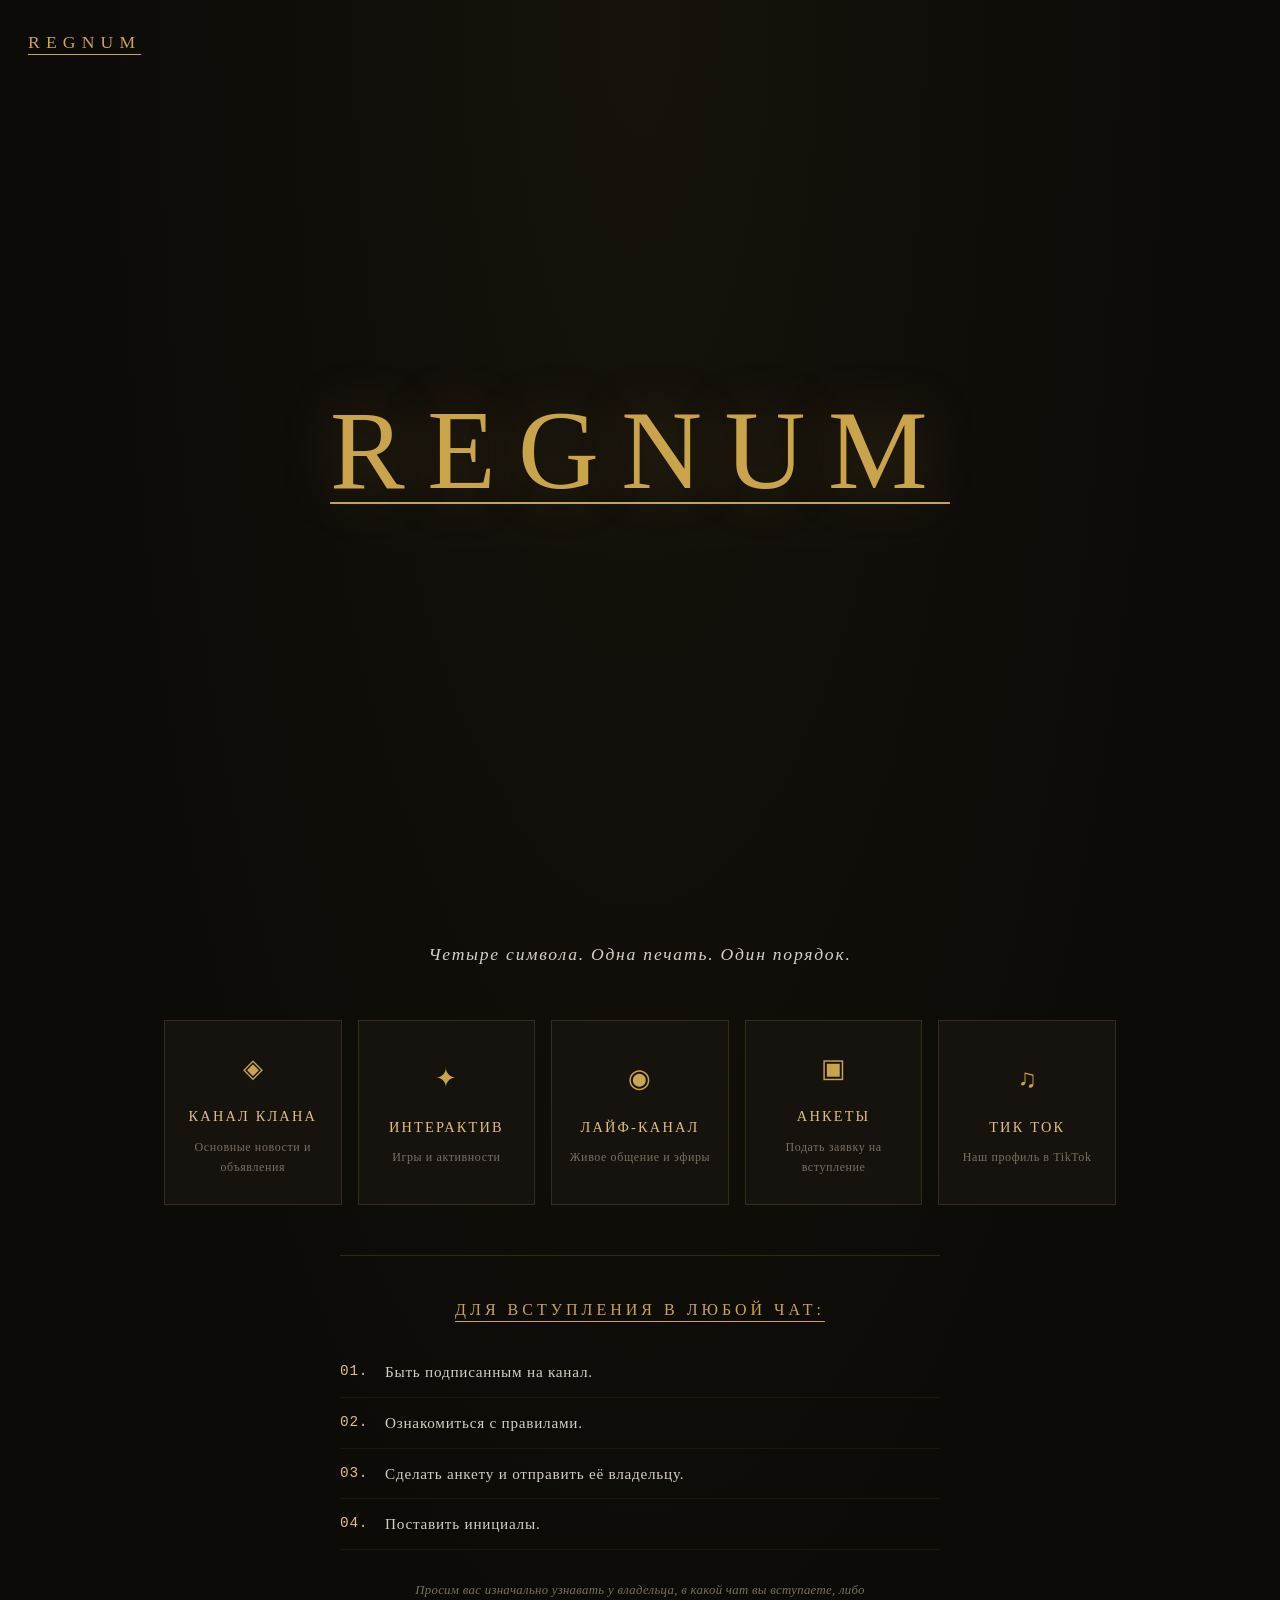
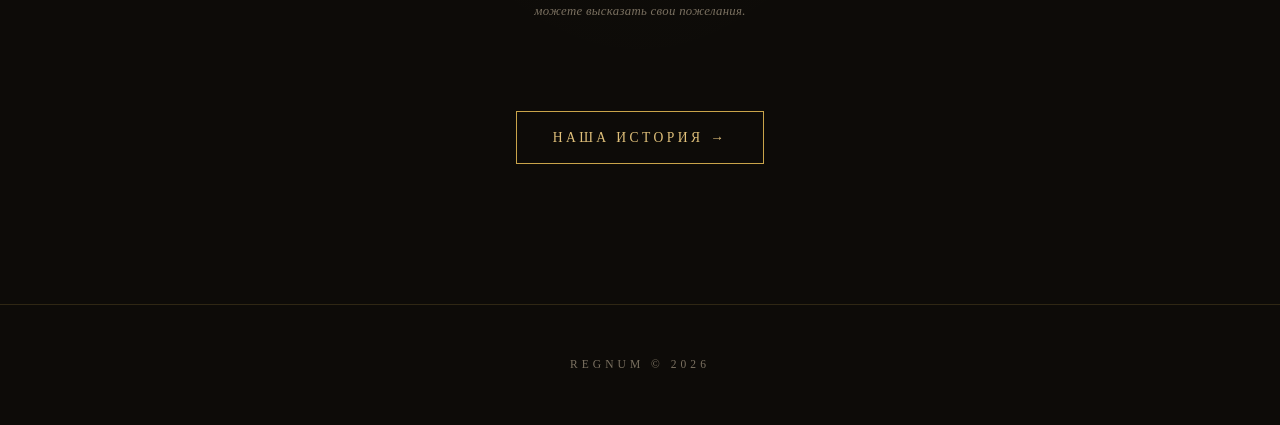
<file: index.html>
<!DOCTYPE html>
<html lang="ru">
<head>
    <meta charset="UTF-8">
    <meta name="viewport" content="width=device-width, initial-scale=1.0">
    <title>REGNUM — Главная</title>
    <link rel="stylesheet" href="style.css">
</head>
<body>

    <button class="menu-toggle" id="menu-toggle">REGNUM</button>

    <aside class="side-nav" id="side-nav">
        <button class="side-close" id="side-close">&times;</button>
        <a href="index.html" class="side-link">Главная</a>
        <a href="history.html" class="side-link">История</a>
        <a href="patent.html" class="side-link">Патент</a>
        <a href="rules.html" class="side-link">Правила</a>
        <a href="chats.html" class="side-link">Чаты</a>
        <a href="contacts.html" class="side-link">Контакты</a>
        <a href="games.html" class="side-link">Игры</a>
    </aside>
    <div class="overlay" id="overlay"></div>

    <header class="hero">
        <h1 class="site-title">REGNUM</h1>
    </header>

    <section class="home-links">
        <p class="home-text">Четыре символа. Одна печать. Один порядок.</p>

        <div class="link-grid">
            <a href="https://t.me/regnumcla" target="_blank" class="link-card">
                <span class="link-icon">◈</span>
                <span class="link-title">Канал клана</span>
                <span class="link-desc">Основные новости и объявления</span>
            </a>
            <a href="https://t.me/regnuminter" target="_blank" class="link-card">
                <span class="link-icon">✦</span>
                <span class="link-title">Интерактив</span>
                <span class="link-desc">Игры и активности</span>
            </a>
            <a href="https://t.me/regnumlife" target="_blank" class="link-card">
                <span class="link-icon">◉</span>
                <span class="link-title">Лайф-канал</span>
                <span class="link-desc">Живое общение и эфиры</span>
            </a>
            <a href="https://t.me/Questionnairesreg" target="_blank" class="link-card">
                <span class="link-icon">▣</span>
                <span class="link-title">Анкеты</span>
                <span class="link-desc">Подать заявку на вступление</span>
            </a>
            <a href="https://www.tiktok.com/@regnum.clan" target="_blank" class="link-card">
                <span class="link-icon">♫</span>
                <span class="link-title">Тик Ток</span>
                <span class="link-desc">Наш профиль в TikTok</span>
            </a>
        </div>

        <div class="join-rules-block">
            <h2 class="join-title">Для вступления в любой чат:</h2>
            <ol class="join-list">
                <li>Быть подписанным на канал.</li>
                <li>Ознакомиться с правилами.</li>
                <li>Сделать анкету и отправить её владельцу.</li>
                <li>Поставить инициалы.</li>
            </ol>
            <p class="join-note">
                Просим вас изначально узнавать у владельца, в какой чат вы вступаете, либо можете высказать свои пожелания.
            </p>
        </div>

        <a href="history.html" class="home-btn">Наша история →</a>
    </section>

    <footer class="footer">
        <p>REGNUM © 2026</p>
    </footer>

    <script src="script.js"></script>
</body>
</html>
</file>
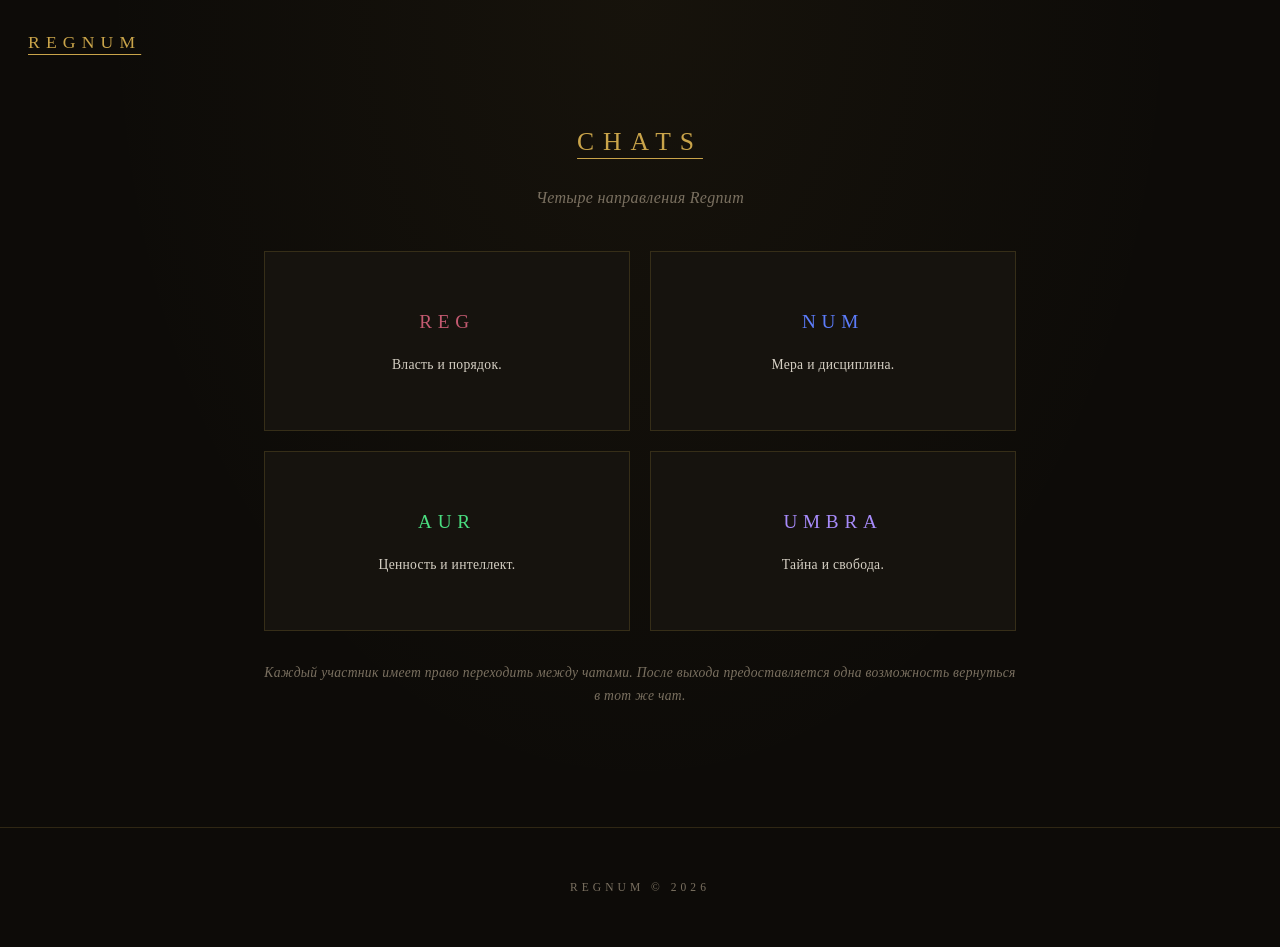
<file: chats.html>
<!DOCTYPE html>
<html lang="ru">
<head>
    <meta charset="UTF-8">
    <meta name="viewport" content="width=device-width, initial-scale=1.0">
    <title>REGNUM — Чаты</title>
    <link rel="stylesheet" href="style.css">
</head>
<body>

    <button class="menu-toggle" id="menu-toggle">REGNUM</button>

    <aside class="side-nav" id="side-nav">
        <button class="side-close" id="side-close">&times;</button>
        <a href="index.html" class="side-link">Главная</a>
        <a href="history.html" class="side-link">История</a>
        <a href="patent.html" class="side-link">Патент</a>
        <a href="rules.html" class="side-link">Правила</a>
        <a href="chats.html" class="side-link">Чаты</a>
        <a href="contacts.html" class="side-link">Контакты</a>
        <a href="games.html" class="side-link">Игры</a>
    </aside>
    <div class="overlay" id="overlay"></div>

    <section class="chats-section">
        <h1 class="page-title">CHATS</h1>
        <p class="chats-intro">Четыре направления Regnum</p>

        <div class="chat-grid">
            <a href="https://t.me/+DYezi005A2NmMzMy" target="_blank" class="chat-card chat-reg">
                <h3>REG</h3>
                <p>Власть и порядок.</p>
            </a>
            <a href="https://t.me/+6vrxzZwRAp9mNDFi" target="_blank" class="chat-card chat-num">
                <h3>NUM</h3>
                <p>Мера и дисциплина.</p>
            </a>
            <a href="https://t.me/+k4f2TUGiqJNiYTcy" target="_blank" class="chat-card chat-aur">
                <h3>AUR</h3>
                <p>Ценность и интеллект.</p>
            </a>
            <a href="https://t.me/+1pfdkBGcGIxjZjk6" target="_blank" class="chat-card chat-umbra">
                <h3>UMBRA</h3>
                <p>Тайна и свобода.</p>
            </a>
        </div>

        <p class="chats-note">Каждый участник имеет право переходить между чатами. После выхода предоставляется одна возможность вернуться в тот же чат.</p>
    </section>

    <footer class="footer">
        <p>REGNUM © 2026</p>
    </footer>

    <script src="script.js"></script>
</body>
</html>
    </footer>

    <script src="script.js"></script>
</body>
</html>
</file>
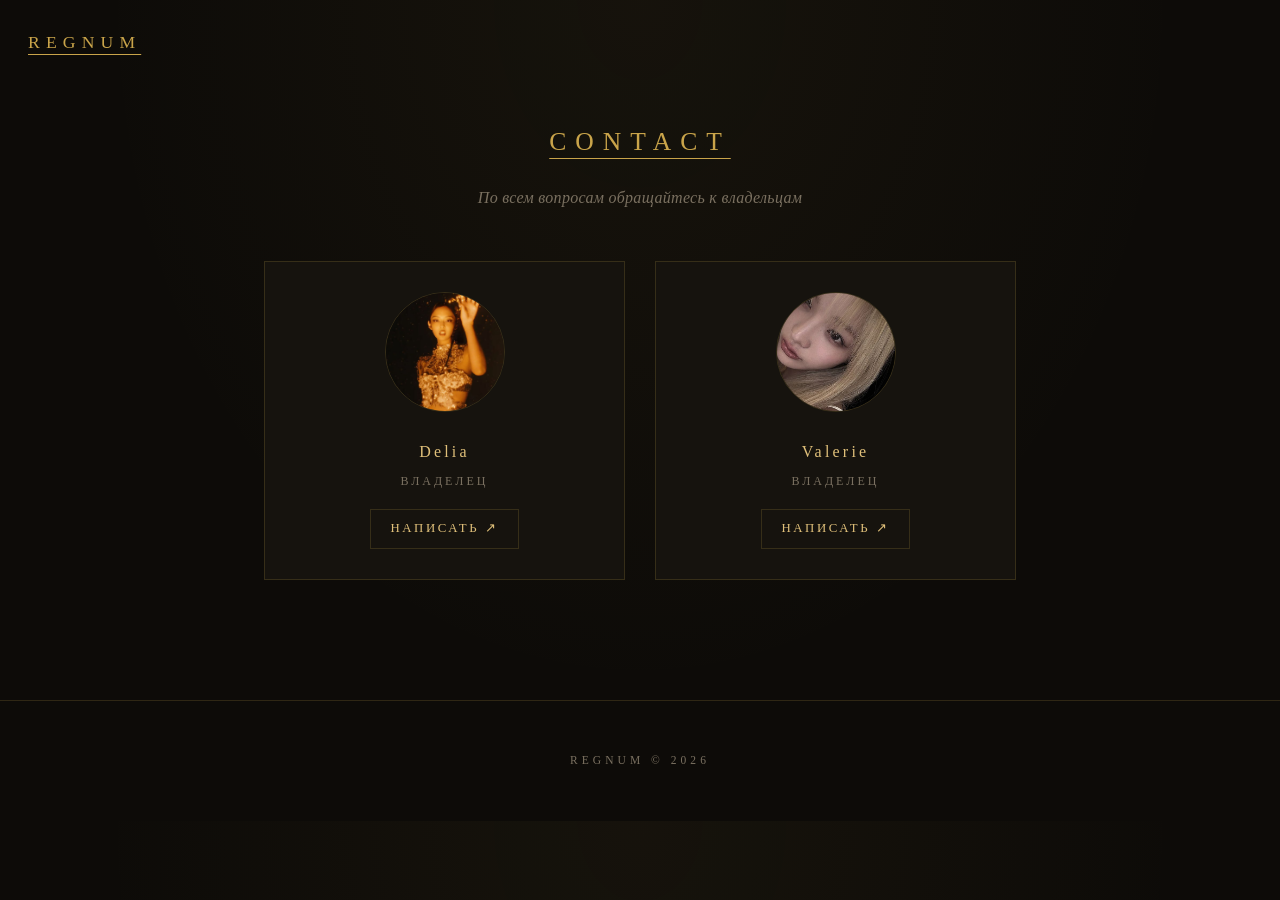
<file: contacts.html>
<!DOCTYPE html>
<html lang="ru">
<head>
    <meta charset="UTF-8">
    <meta name="viewport" content="width=device-width, initial-scale=1.0">
    <title>REGNUM — Контакты</title>
    <link rel="stylesheet" href="style.css">
</head>
<body>

    <button class="menu-toggle" id="menu-toggle">REGNUM</button>

    <aside class="side-nav" id="side-nav">
        <button class="side-close" id="side-close">&times;</button>
        <a href="index.html" class="side-link">Главная</a>
        <a href="history.html" class="side-link">История</a>
        <a href="patent.html" class="side-link">Патент</a>
        <a href="rules.html" class="side-link">Правила</a>
        <a href="chats.html" class="side-link">Чаты</a>
        <a href="contacts.html" class="side-link">Контакты</a>
        <a href="games.html" class="side-link">Игры</a>
    </aside>
    <div class="overlay" id="overlay"></div>

    <section class="contacts-section">
        <h1 class="page-title">CONTACT</h1>
        <p class="contacts-intro">По всем вопросам обращайтесь к владельцам</p>

        <div class="owners-grid">
            <div class="owner-card">
                <img src="images/owner1.jpg" alt="Владелец 1" class="owner-photo">
                <h3 class="owner-name">Delia</h3>
                <p class="owner-role">Владелец</p>
                <a href="https://t.me/delliaP" target="_blank" class="owner-link">Написать ↗</a>
            </div>
            <div class="owner-card">
                <img src="images/owner2.jpg" alt="Владелец 2" class="owner-photo">
                <h3 class="owner-name">Valerie</h3>
                <p class="owner-role">Владелец</p>
                <a href="#" class="owner-link">Написать ↗</a>
            </div>
        </div>
    </section>

    <footer class="footer">
        <p>REGNUM © 2026</p>
    </footer>

    <script src="script.js"></script>
</body>
</html>
</file>
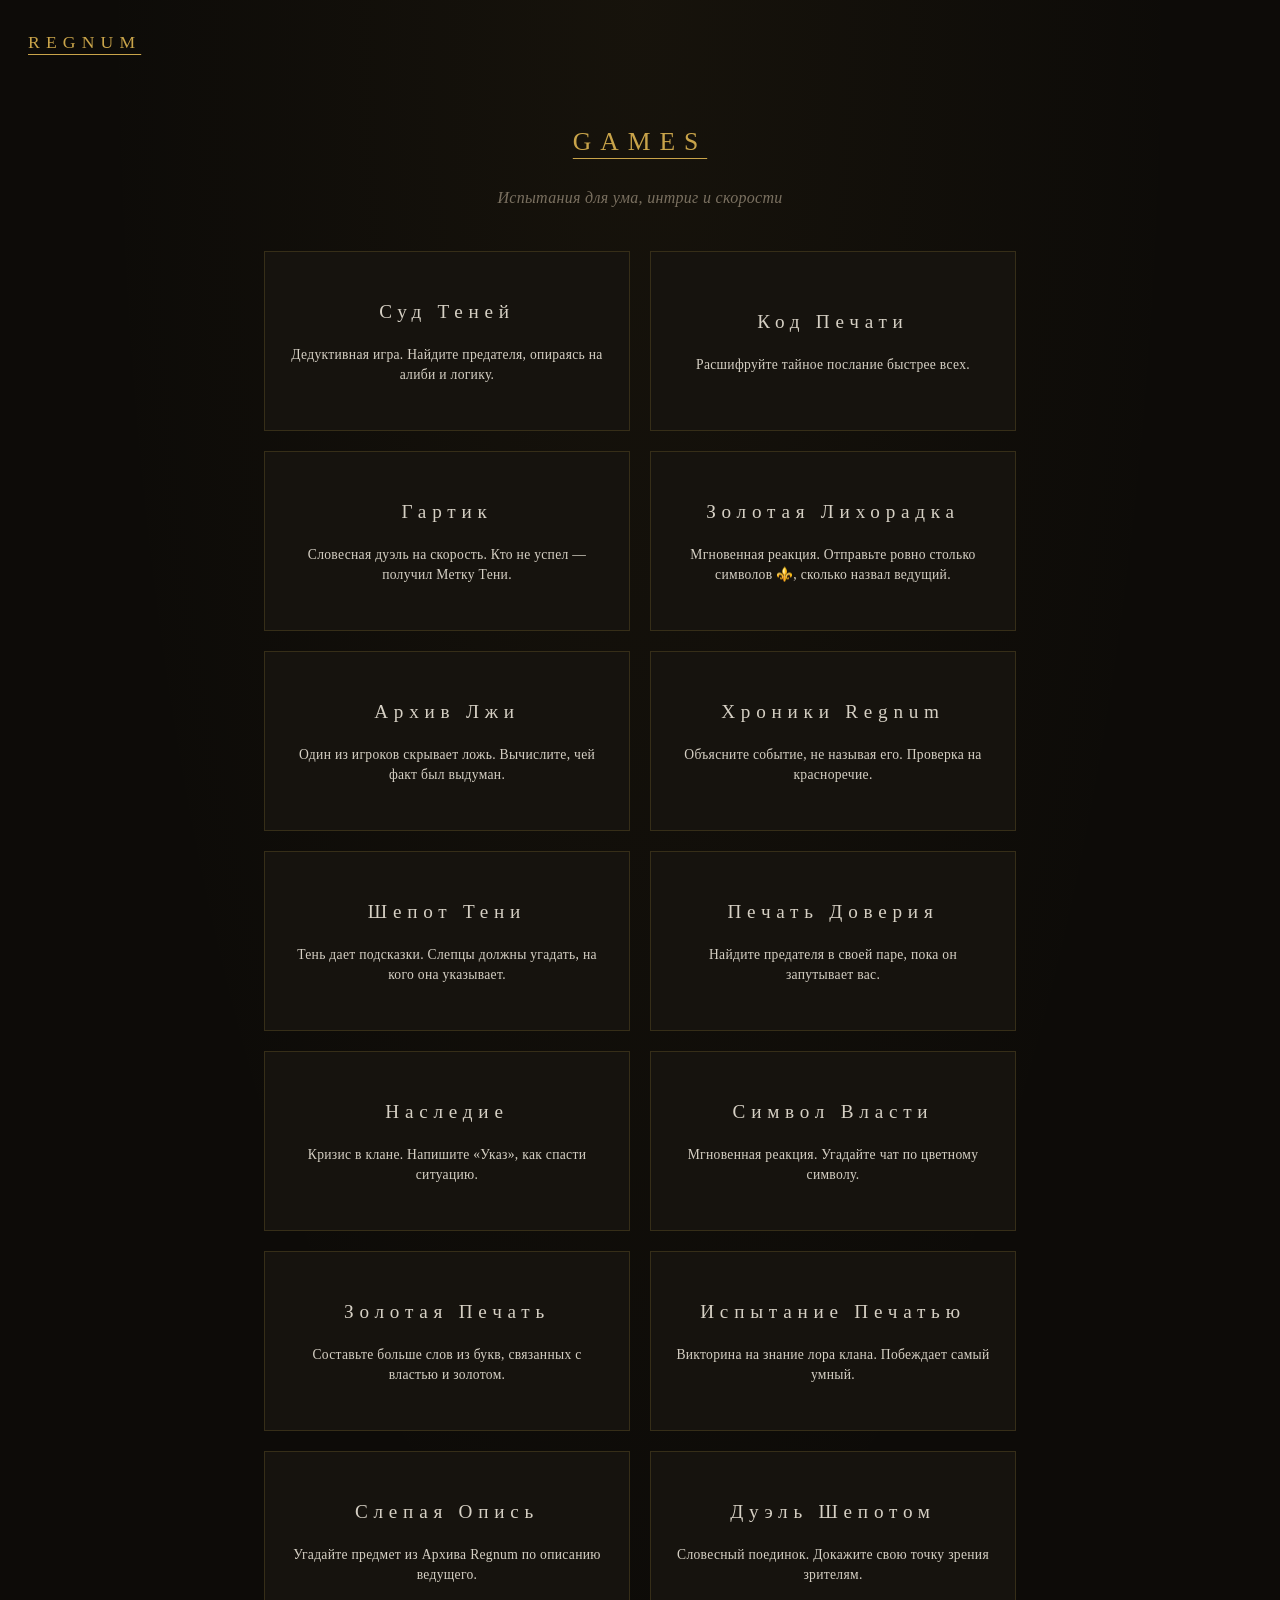
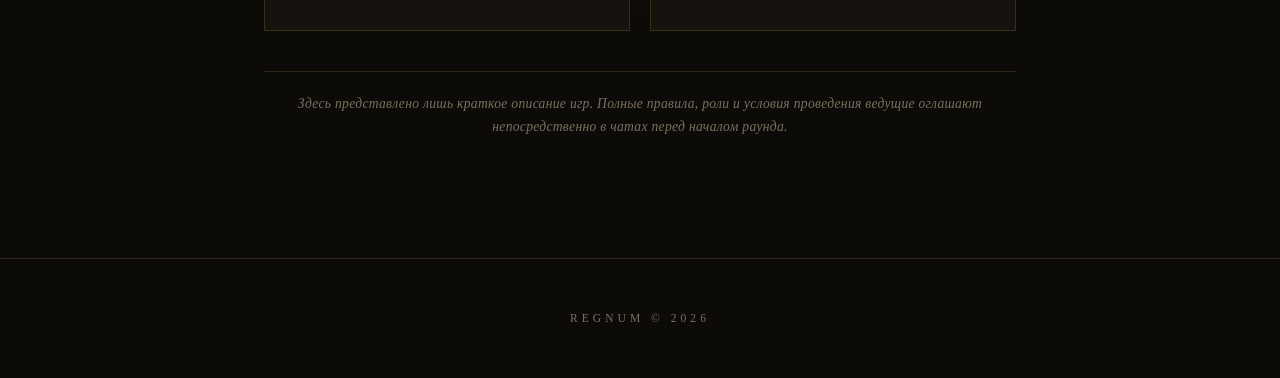
<file: games.html>
<!DOCTYPE html>
<html lang="ru">
<head>
    <meta charset="UTF-8">
    <meta name="viewport" content="width=device-width, initial-scale=1.0">
    <title>REGNUM — Игры</title>
    <link rel="stylesheet" href="style.css">
</head>
<body>

    <button class="menu-toggle" id="menu-toggle">REGNUM</button>

    <aside class="side-nav" id="side-nav">
        <button class="side-close" id="side-close">&times;</button>
        <a href="index.html" class="side-link">Главная</a>
        <a href="history.html" class="side-link">История</a>
        <a href="patent.html" class="side-link">Патент</a>
        <a href="rules.html" class="side-link">Правила</a>
        <a href="chats.html" class="side-link">Чаты</a>
        <a href="contacts.html" class="side-link">Контакты</a>
        <a href="games.html" class="side-link">Игры</a>
    </aside>
    <div class="overlay" id="overlay"></div>

    <section class="chats-section">
        <h1 class="page-title">GAMES</h1>
        <p class="chats-intro">Испытания для ума, интриг и скорости</p>

        <div class="chat-grid">
            
            <!-- 1 -->
            <div class="chat-card">
                <h3>Суд Теней</h3>
                <p>Дедуктивная игра. Найдите предателя, опираясь на алиби и логику.</p>
            </div>

            <!-- 2 -->
            <div class="chat-card">
                <h3>Код Печати</h3>
                <p>Расшифруйте тайное послание быстрее всех.</p>
            </div>

            <!-- 3 -->
            <div class="chat-card">
                <h3>Гартик</h3>
                <p>Словесная дуэль на скорость. Кто не успел — получил Метку Тени.</p>
            </div>

            <!-- 4 -->
            <div class="chat-card">
                <h3>Золотая Лихорадка</h3>
                <p>Мгновенная реакция. Отправьте ровно столько символов ⚜️, сколько назвал ведущий.</p>
            </div>

            <!-- 5 -->
            <div class="chat-card">
                <h3>Архив Лжи</h3>
                <p>Один из игроков скрывает ложь. Вычислите, чей факт был выдуман.</p>
            </div>

            <!-- 6 -->
            <div class="chat-card">
                <h3>Хроники Regnum</h3>
                <p>Объясните событие, не называя его. Проверка на красноречие.</p>
            </div>

            <!-- 7 -->
            <div class="chat-card">
                <h3>Шепот Тени</h3>
                <p>Тень дает подсказки. Слепцы должны угадать, на кого она указывает.</p>
            </div>

            <!-- 8 -->
            <div class="chat-card">
                <h3>Печать Доверия</h3>
                <p>Найдите предателя в своей паре, пока он запутывает вас.</p>
            </div>

            <!-- 9 -->
            <div class="chat-card">
                <h3>Наследие</h3>
                <p>Кризис в клане. Напишите «Указ», как спасти ситуацию.</p>
            </div>

            <!-- 10 -->
            <div class="chat-card">
                <h3>Символ Власти</h3>
                <p>Мгновенная реакция. Угадайте чат по цветному символу.</p>
            </div>

            <!-- 11 -->
            <div class="chat-card">
                <h3>Золотая Печать</h3>
                <p>Составьте больше слов из букв, связанных с властью и золотом.</p>
            </div>

            <!-- 12 -->
            <div class="chat-card">
                <h3>Испытание Печатью</h3>
                <p>Викторина на знание лора клана. Побеждает самый умный.</p>
            </div>

            <!-- 13 -->
            <div class="chat-card">
                <h3>Слепая Опись</h3>
                <p>Угадайте предмет из Архива Regnum по описанию ведущего.</p>
            </div>

            <!-- 14 -->
            <div class="chat-card">
                <h3>Дуэль Шепотом</h3>
                <p>Словесный поединок. Докажите свою точку зрения зрителям.</p>
            </div>

        </div>

        <!-- СНОСКА О ПРАВИЛАХ -->
        <p class="chats-note" style="margin-top: 40px; border-top: 1px solid var(--line); padding-top: 20px;">
            <em>Здесь представлено лишь краткое описание игр. Полные правила, роли и условия проведения ведущие оглашают непосредственно в чатах перед началом раунда.</em>
        </p>

    </section>

    <footer class="footer">
        <p>REGNUM © 2026</p>
    </footer>

    <script src="script.js"></script>
</body>
</html>
</file>
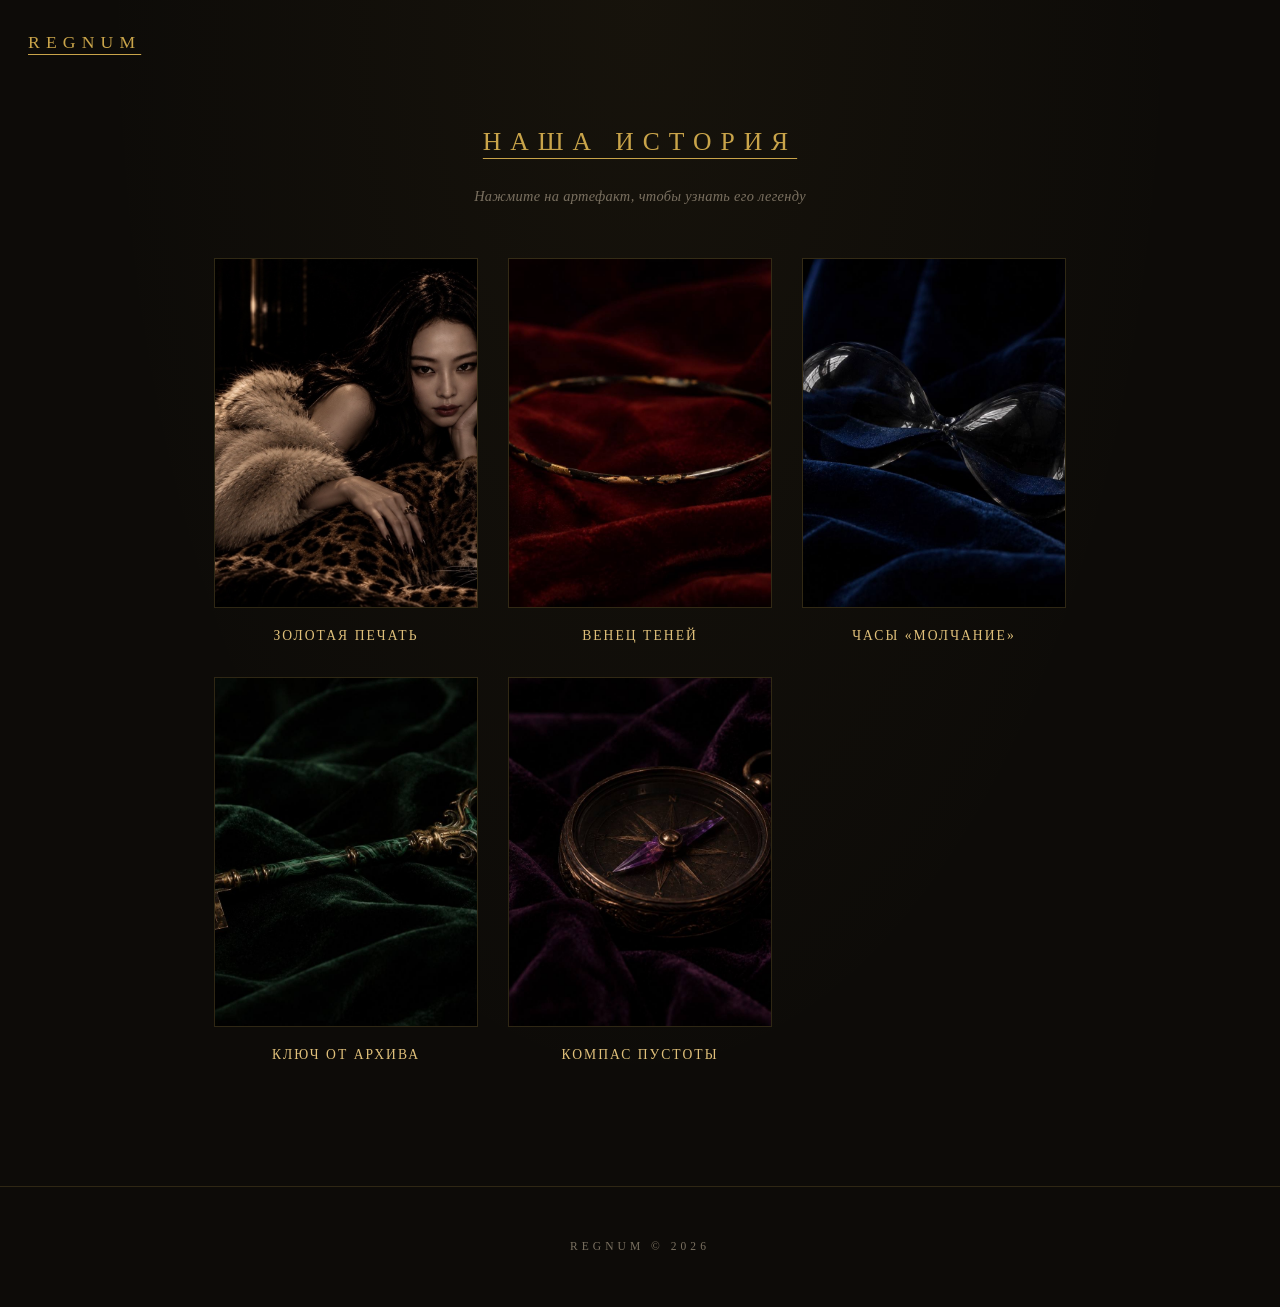
<file: history.html>
<!DOCTYPE html>
<html lang="ru">
<head>
    <meta charset="UTF-8">
    <meta name="viewport" content="width=device-width, initial-scale=1.0">
    <title>REGNUM — История</title>
    <link rel="stylesheet" href="style.css">
</head>
<body>

    <button class="menu-toggle" id="menu-toggle">REGNUM</button>

    <aside class="side-nav" id="side-nav">
        <button class="side-close" id="side-close">&times;</button>
        <a href="index.html" class="side-link">Главная</a>
        <a href="history.html" class="side-link">История</a>
        <a href="patent.html" class="side-link">Патент</a>
        <a href="rules.html" class="side-link">Правила</a>
        <a href="chats.html" class="side-link">Чаты</a>
        <a href="contacts.html" class="side-link">Контакты</a>
        <a href="games.html" class="side-link">Игры</a>
    </aside>
    <div class="overlay" id="overlay"></div>

    <section class="history-hero">
        <h1 class="page-title">Наша история</h1>
        <p class="page-sub">Нажмите на артефакт, чтобы узнать его легенду</p>

        <!-- СЕТКА С 5 АРТЕФАКТАМИ -->
        <div class="photo-grid">
            
            <div class="photo-item" data-story="story1">
                <img src="images/photo2.jpg" alt="Золотая Печать">
                <span class="photo-caption">Золотая Печать</span>
            </div>

            <div class="photo-item" data-story="story2">
                <img src="images/photo3.jpg" alt="Венец Теней">
                <span class="photo-caption">Венец Теней</span>
            </div>

            <div class="photo-item" data-story="story3">
                <img src="images/photo4.jpg" alt="Часы Молчание">
                <span class="photo-caption">Часы «Молчание»</span>
            </div>

            <div class="photo-item" data-story="story4">
                <img src="images/photo5.jpg" alt="Ключ от Архива">
                <span class="photo-caption">Ключ от Архива</span>
            </div>

            <div class="photo-item" data-story="story5">
                <img src="images/photo6.jpg" alt="Компас Пустоты">
                <span class="photo-caption">Компас Пустоты</span>
            </div>

        </div>
    </section>

    <!-- МОДАЛЬНОЕ ОКНО ДЛЯ ИСТОРИЙ -->
    <div class="modal" id="story-modal">
        <div class="modal-box">
            <button class="modal-close">&times;</button>
            <h3 id="modal-title"></h3>
            <p id="modal-text"></p>
        </div>
    </div>

    <footer class="footer">
        <p>REGNUM © 2026</p>
    </footer>

    <script src="script.js"></script>
</body>
</html>
</file>
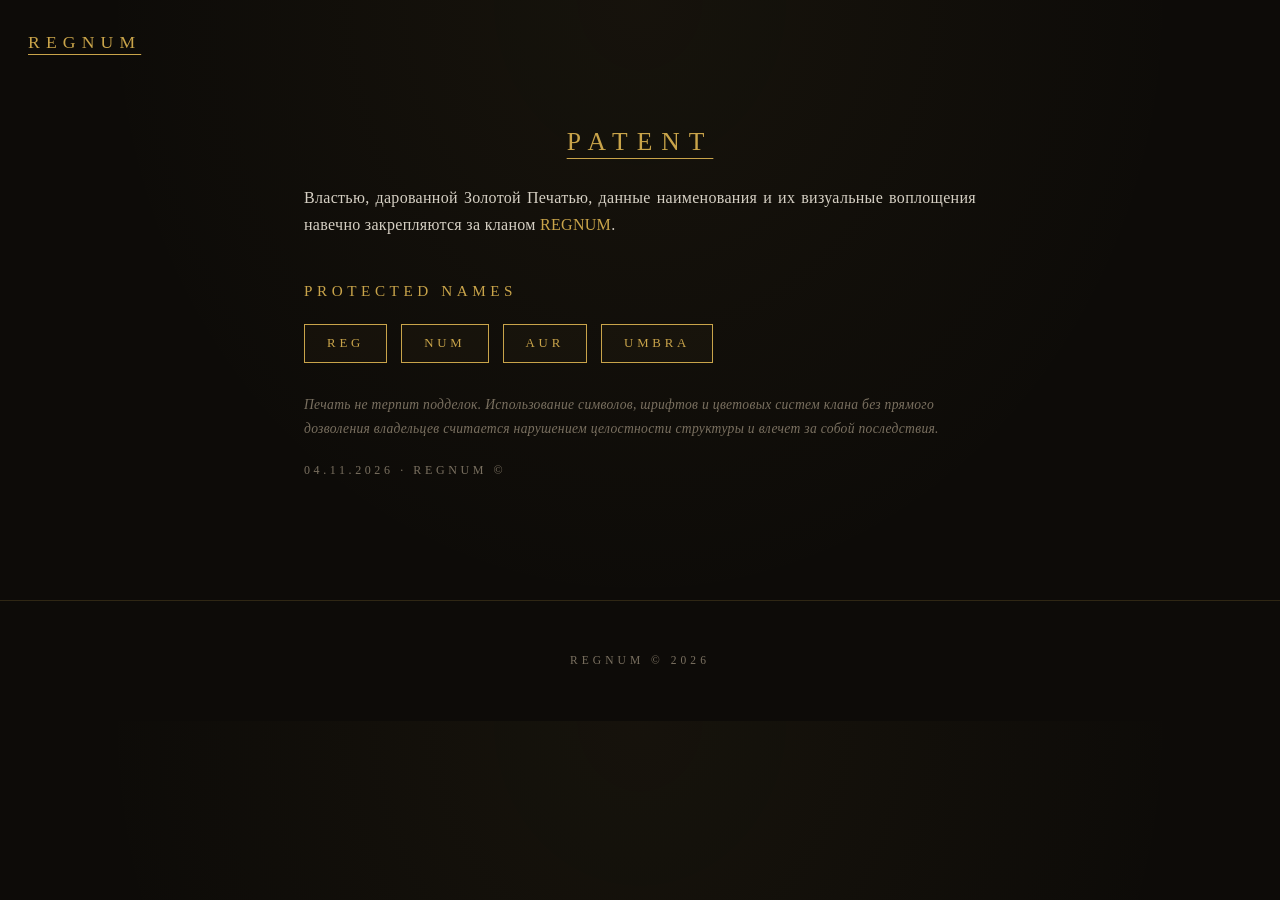
<file: patent.html>
<!DOCTYPE html>
<html lang="ru">
<head>
    <meta charset="UTF-8">
    <meta name="viewport" content="width=device-width, initial-scale=1.0">
    <title>REGNUM — Патент</title>
    <link rel="stylesheet" href="style.css">
</head>
<body>

    <button class="menu-toggle" id="menu-toggle">REGNUM</button>

    <aside class="side-nav" id="side-nav">
        <button class="side-close" id="side-close">&times;</button>
        <a href="index.html" class="side-link">Главная</a>
        <a href="history.html" class="side-link">История</a>
        <a href="patent.html" class="side-link">Патент</a>
        <a href="rules.html" class="side-link">Правила</a>
        <a href="chats.html" class="side-link">Чаты</a>
        <a href="contacts.html" class="side-link">Контакты</a>
        <a href="games.html" class="side-link">Игры</a>
    </aside>
    <div class="overlay" id="overlay"></div>

    <section class="patent-section">
        <h1 class="page-title">PATENT</h1>
        
        <p class="patent-text">Властью, дарованной Золотой Печатью, данные наименования и их визуальные воплощения навечно закрепляются за кланом <strong>REGNUM</strong>.</p>

        <h2 class="patent-subtitle">PROTECTED NAMES</h2>
        <div class="protected-names">
            <span>REG</span>
            <span>NUM</span>
            <span>AUR</span>
            <span>UMBRA</span>
        </div>

        <p class="patent-note">Печать не терпит подделок. Использование символов, шрифтов и цветовых систем клана без прямого дозволения владельцев считается нарушением целостности структуры и влечет за собой последствия.</p>
        
        <p class="patent-date">04.11.2026 · REGNUM ©</p>
    </section>

    <footer class="footer">
        <p>REGNUM © 2026</p>
    </footer>

    <script src="script.js"></script>
</body>
</html>
</file>
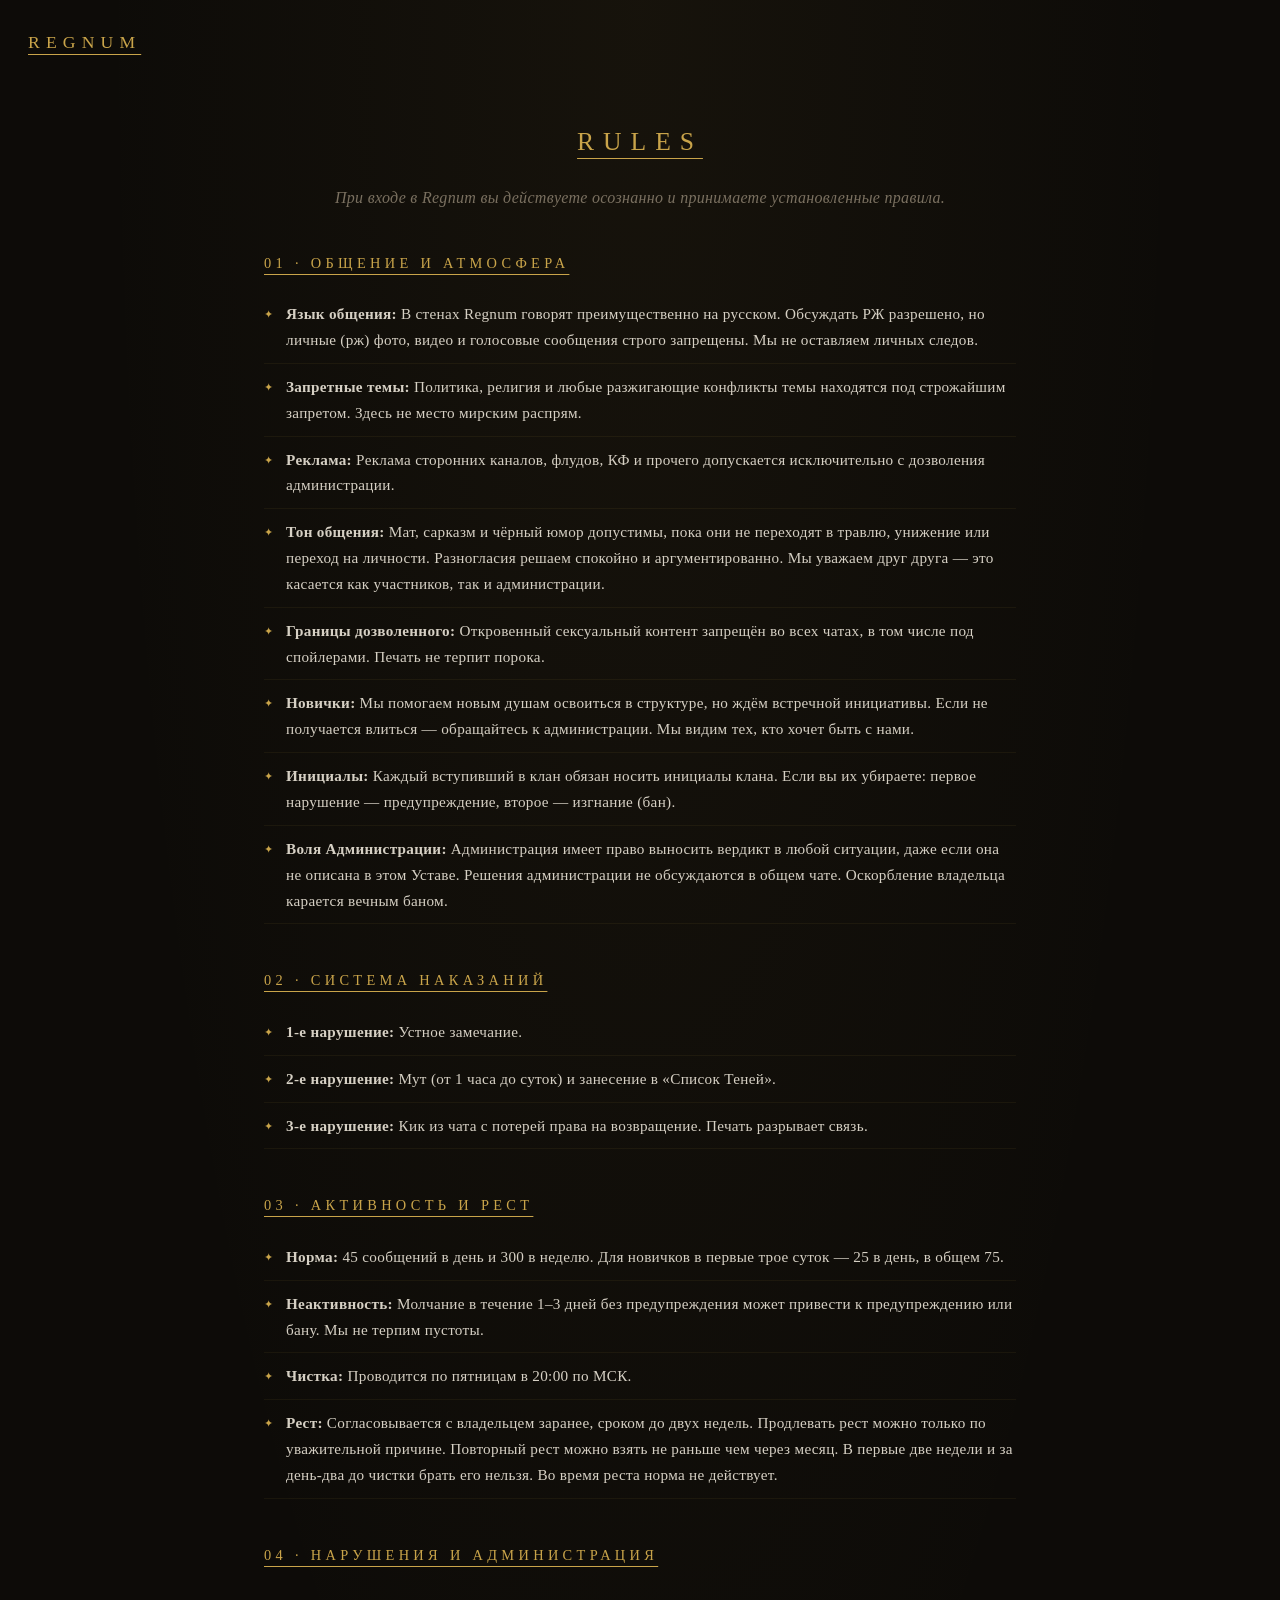
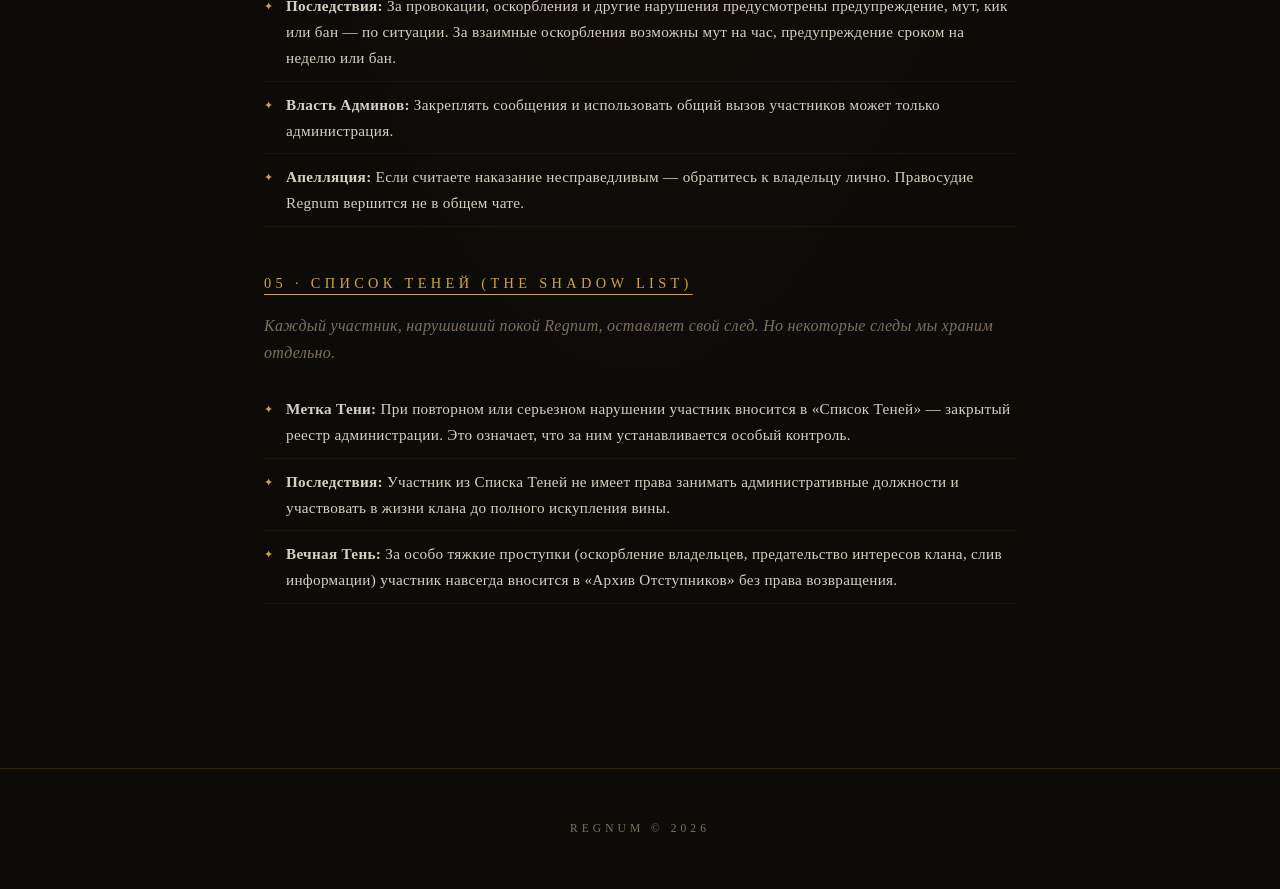
<file: rules.html>
<!DOCTYPE html>
<html lang="ru">
<head>
    <meta charset="UTF-8">
    <meta name="viewport" content="width=device-width, initial-scale=1.0">
    <title>REGNUM — Правила</title>
    <link rel="stylesheet" href="style.css">
</head>
<body>

    <button class="menu-toggle" id="menu-toggle">REGNUM</button>

    <aside class="side-nav" id="side-nav">
        <button class="side-close" id="side-close">&times;</button>
        <a href="index.html" class="side-link">Главная</a>
        <a href="history.html" class="side-link">История</a>
        <a href="patent.html" class="side-link">Патент</a>
        <a href="rules.html" class="side-link">Правила</a>
        <a href="chats.html" class="side-link">Чаты</a>
        <a href="contacts.html" class="side-link">Контакты</a>
        <a href="games.html" class="side-link">Игры</a>
    </aside>
    <div class="overlay" id="overlay"></div>

    <section class="rules-section">
        <h1 class="page-title">RULES</h1>
        <p class="rules-intro">При входе в Regnum вы действуете осознанно и принимаете установленные правила.</p>

        <div class="rule-block">
            <h3>01 · ОБЩЕНИЕ И АТМОСФЕРА</h3>
            <ul>
                <li><strong>Язык общения:</strong> В стенах Regnum говорят преимущественно на русском. Обсуждать РЖ разрешено, но личные (рж) фото, видео и голосовые сообщения строго запрещены. Мы не оставляем личных следов.</li>
                <li><strong>Запретные темы:</strong> Политика, религия и любые разжигающие конфликты темы находятся под строжайшим запретом. Здесь не место мирским распрям.</li>
                <li><strong>Реклама:</strong> Реклама сторонних каналов, флудов, КФ и прочего допускается исключительно с дозволения администрации.</li>
                <li><strong>Тон общения:</strong> Мат, сарказм и чёрный юмор допустимы, пока они не переходят в травлю, унижение или переход на личности. Разногласия решаем спокойно и аргументированно. Мы уважаем друг друга — это касается как участников, так и администрации.</li>
                <li><strong>Границы дозволенного:</strong> Откровенный сексуальный контент запрещён во всех чатах, в том числе под спойлерами. Печать не терпит порока.</li>
                <li><strong>Новички:</strong> Мы помогаем новым душам освоиться в структуре, но ждём встречной инициативы. Если не получается влиться — обращайтесь к администрации. Мы видим тех, кто хочет быть с нами.</li>
                <li><strong>Инициалы:</strong> Каждый вступивший в клан обязан носить инициалы клана. Если вы их убираете: первое нарушение — предупреждение, второе — изгнание (бан).</li>
                <li><strong>Воля Администрации:</strong> Администрация имеет право выносить вердикт в любой ситуации, даже если она не описана в этом Уставе. Решения администрации не обсуждаются в общем чате. Оскорбление владельца карается вечным баном.</li>
            </ul>
        </div>

        <div class="rule-block">
            <h3>02 · СИСТЕМА НАКАЗАНИЙ</h3>
            <ul>
                <li><strong>1-е нарушение:</strong> Устное замечание.</li>
                <li><strong>2-е нарушение:</strong> Мут (от 1 часа до суток) и занесение в «Список Теней».</li>
                <li><strong>3-е нарушение:</strong> Кик из чата с потерей права на возвращение. Печать разрывает связь.</li>
            </ul>
        </div>

        <div class="rule-block">
            <h3>03 · АКТИВНОСТЬ И РЕСТ</h3>
            <ul>
                <li><strong>Норма:</strong> 45 сообщений в день и 300 в неделю. Для новичков в первые трое суток — 25 в день, в общем 75.</li>
                <li><strong>Неактивность:</strong> Молчание в течение 1–3 дней без предупреждения может привести к предупреждению или бану. Мы не терпим пустоты.</li>
                <li><strong>Чистка:</strong> Проводится по пятницам в 20:00 по МСК.</li>
                <li><strong>Рест:</strong> Согласовывается с владельцем заранее, сроком до двух недель. Продлевать рест можно только по уважительной причине. Повторный рест можно взять не раньше чем через месяц. В первые две недели и за день-два до чистки брать его нельзя. Во время реста норма не действует.</li>
            </ul>
        </div>

        <div class="rule-block">
            <h3>04 · НАРУШЕНИЯ И АДМИНИСТРАЦИЯ</h3>
            <ul>
                <li><strong>Последствия:</strong> За провокации, оскорбления и другие нарушения предусмотрены предупреждение, мут, кик или бан — по ситуации. За взаимные оскорбления возможны мут на час, предупреждение сроком на неделю или бан.</li>
                <li><strong>Власть Админов:</strong> Закреплять сообщения и использовать общий вызов участников может только администрация.</li>
                <li><strong>Апелляция:</strong> Если считаете наказание несправедливым — обратитесь к владельцу лично. Правосудие Regnum вершится не в общем чате.</li>
            </ul>
        </div>

        <div class="rule-block">
            <h3>05 · СПИСОК ТЕНЕЙ (THE SHADOW LIST)</h3>
            <p class="rules-intro" style="text-align: left; margin-bottom: 20px;">Каждый участник, нарушивший покой Regnum, оставляет свой след. Но некоторые следы мы храним отдельно.</p>
            <ul>
                <li><strong>Метка Тени:</strong> При повторном или серьезном нарушении участник вносится в «Список Теней» — закрытый реестр администрации. Это означает, что за ним устанавливается особый контроль.</li>
                <li><strong>Последствия:</strong> Участник из Списка Теней не имеет права занимать административные должности и участвовать в жизни клана до полного искупления вины.</li>
                <li><strong>Вечная Тень:</strong> За особо тяжкие проступки (оскорбление владельцев, предательство интересов клана, слив информации) участник навсегда вносится в «Архив Отступников» без права возвращения.</li>
            </ul>
        </div>
    </section>

    <footer class="footer">
        <p>REGNUM © 2026</p>
    </footer>

    <script src="script.js"></script>
</body>
</html>
    </footer>

    <script src="script.js"></script>
</body>
</html>
</file>
<file: style.css>
/* ===== БАЗА ===== */
* {
    margin: 0;
    padding: 0;
    box-sizing: border-box;
}

:root {
    --bg: #0d0b08;
    --bg-soft: #16130e;
    --gold: #c9a44a;
    --gold-light: #e0c07a;
    --text: #d6d0c4;
    --muted: #7a7060;
    --line: rgba(201, 164, 74, 0.18);
}

body {
    background-color: var(--bg);
    color: var(--text);
    font-family: 'Georgia', 'Times New Roman', serif;
    line-height: 1.7;
    letter-spacing: 0.3px;
    background-image: radial-gradient(ellipse at 50% 0%, rgba(201, 164, 74, 0.05) 0%, transparent 60%);
}

a {
    color: var(--gold-light);
    text-decoration: none;
    transition: opacity 0.3s;
}

a:hover {
    opacity: 0.7;
}

/* ===== КНОПКА МЕНЮ ===== */
.menu-toggle {
    position: fixed;
    top: 24px;
    left: 24px;
    z-index: 60;
    background: transparent;
    border: none;
    color: var(--gold);
    font-family: inherit;
    font-size: 1.1rem;
    letter-spacing: 0.35em;
    cursor: pointer;
    padding: 8px 4px;
    text-decoration: underline;
    text-underline-offset: 6px;
    text-decoration-thickness: 1px;
    transition: color 0.3s;
}

.menu-toggle:hover {
    color: var(--gold-light);
}

/* ===== БОКОВАЯ НАВИГАЦИЯ ===== */
.side-nav {
    position: fixed;
    top: 0;
    left: 0;
    width: 280px;
    height: 100vh;
    background: var(--bg-soft);
    border-right: 1px solid var(--line);
    display: flex;
    flex-direction: column;
    padding: 80px 30px 30px;
    gap: 18px;
    transform: translateX(-100%);
    transition: transform 0.4s ease;
    z-index: 70;
}

.side-nav.open {
    transform: translateX(0);
}

.side-close {
    position: absolute;
    top: 18px;
    right: 22px;
    background: none;
    border: none;
    color: var(--muted);
    font-size: 1.8rem;
    cursor: pointer;
    transition: color 0.3s;
}

.side-close:hover {
    color: var(--gold-light);
}

.side-link {
    font-size: 0.95rem;
    letter-spacing: 0.2em;
    color: var(--muted);
    text-transform: uppercase;
    padding: 8px 0;
    border-bottom: 1px solid rgba(201, 164, 74, 0.08);
    transition: color 0.3s, padding-left 0.3s;
}

.side-link:hover {
    color: var(--gold-light);
    padding-left: 8px;
}

/* ===== ОВЕРЛЕЙ ===== */
.overlay {
    position: fixed;
    inset: 0;
    background: rgba(8, 7, 5, 0.7);
    backdrop-filter: blur(3px);
    display: none;
    z-index: 65;
}

.overlay.open {
    display: block;
}

/* ===== ГЛАВНЫЙ ЭКРАН ===== */
.hero {
    min-height: 100vh;
    display: flex;
    flex-direction: column;
    justify-content: center;
    align-items: center;
    text-align: center;
    padding: 40px 20px;
}

.site-title {
    font-size: clamp(3rem, 12vw, 7rem);
    letter-spacing: 0.2em;
    color: var(--gold);
    font-weight: 400;
    text-shadow: 0 0 60px rgba(201, 164, 74, 0.25);
    text-decoration: underline;
    text-underline-offset: 14px;
    text-decoration-thickness: 2px;
}

/* ===== ГЛАВНАЯ: ССЫЛКИ (КАНАЛЫ) ===== */
.home-links {
    max-width: 1000px; 
    margin: 0 auto;
    padding: 40px 24px 100px;
    text-align: center;
}

.home-text {
    font-size: 1.1rem;
    color: var(--text);
    font-style: italic;
    letter-spacing: 0.1em;
    margin-bottom: 50px;
}

.link-grid {
    display: grid;
    grid-template-columns: repeat(auto-fit, minmax(170px, 1fr)); 
    gap: 16px;
    margin-bottom: 50px;
}

.link-card {
    display: flex;
    flex-direction: column;
    align-items: center;
    justify-content: center;
    gap: 8px;
    border: 1px solid var(--line);
    background: var(--bg-soft);
    padding: 26px 16px; 
    text-align: center;
    transition: border-color 0.3s, background 0.3s, transform 0.3s;
}

.link-card:hover {
    border-color: var(--gold);
    background: rgba(201, 164, 74, 0.05);
    transform: translateY(-4px);
    opacity: 1;
}

.link-icon {
    font-size: 1.6rem;
    color: var(--gold);
    margin-bottom: 6px;
}

.link-title {
    font-size: 0.9rem; 
    letter-spacing: 0.15em;
    color: var(--gold-light);
    text-transform: uppercase;
}

.link-desc {
    font-size: 0.75rem;
    color: var(--muted);
    letter-spacing: 0.05em;
}

/* ===== БЛОК ПРАВИЛ ДЛЯ ВСТУПЛЕНИЯ ===== */
.join-rules-block {
    max-width: 600px;
    margin: 0 auto 50px;
    padding: 40px 0;
    border-top: 1px solid var(--line);
    text-align: left;
}

.join-title {
    font-size: 1rem;
    letter-spacing: 0.25em;
    color: var(--gold);
    text-transform: uppercase;
    font-weight: 400;
    margin-bottom: 24px;
    text-align: center;
    text-decoration: underline;
    text-underline-offset: 6px;
}

.join-list {
    list-style: none;
    counter-reset: join-step;
    margin-bottom: 30px;
}

.join-list li {
    counter-increment: join-step;
    padding: 12px 0 12px 45px;
    position: relative;
    color: var(--text);
    border-bottom: 1px solid rgba(201, 164, 74, 0.08);
    font-size: 0.95rem;
    letter-spacing: 0.05em;
}

.join-list li::before {
    content: counter(join-step, decimal-leading-zero) ".";
    position: absolute;
    left: 0;
    top: 12px;
    color: var(--gold-light);
    font-family: 'Courier New', monospace;
    font-size: 0.9rem;
}

.join-note {
    font-size: 0.8rem;
    color: var(--muted);
    font-style: italic;
    text-align: center;
    line-height: 1.6;
    max-width: 500px;
    margin: 0 auto;
}

.home-btn {
    display: inline-block;
    border: 1px solid var(--gold);
    padding: 14px 36px;
    letter-spacing: 0.25em;
    font-size: 0.85rem;
    color: var(--gold-light);
    text-transform: uppercase;
    transition: background 0.3s;
}

.home-btn:hover {
    background: rgba(201, 164, 74, 0.08);
    opacity: 1;
}

/* ===== ОБЩИЕ ЗАГОЛОВКИ ===== */
.page-title {
    font-size: 1.6rem;
    letter-spacing: 0.35em;
    color: var(--gold);
    text-transform: uppercase;
    font-weight: 400;
    margin-bottom: 20px;
    text-align: center;
    text-decoration: underline;
    text-underline-offset: 8px;
    text-decoration-thickness: 1px;
}

.page-sub {
    text-align: center;
    color: var(--muted);
    font-style: italic;
    margin-bottom: 50px;
    font-size: 0.9rem;
}

/* ===== ИСТОРИЯ И АРТЕФАКТЫ ===== */
.history-hero {
    max-width: 900px;
    margin: 0 auto;
    padding: 120px 24px 80px;
}

.photo-grid {
    display: grid;
    grid-template-columns: repeat(auto-fit, minmax(250px, 1fr));
    gap: 30px;
    margin-top: 40px;
}

.photo-item {
    cursor: pointer;
    text-align: center;
    transition: transform 0.3s;
}

.photo-item:hover {
    transform: translateY(-6px);
}

.photo-item img {
    width: 100%;
    height: 350px;
    object-fit: cover;
    border: 1px solid var(--line);
    transition: border-color 0.3s, box-shadow 0.3s;
    display: block;
}

.photo-item:hover img {
    border-color: var(--gold);
    box-shadow: 0 0 30px rgba(201, 164, 74, 0.15);
}

.photo-caption {
    display: block;
    margin-top: 16px;
    font-size: 0.85rem;
    letter-spacing: 0.15em;
    color: var(--gold-light);
    text-transform: uppercase;
    font-weight: 400;
}

/* ===== МОДАЛЬНОЕ ОКНО ===== */
.modal {
    position: fixed;
    inset: 0;
    background: rgba(8, 7, 5, 0.88);
    backdrop-filter: blur(6px);
    display: none;
    align-items: center;
    justify-content: center;
    padding: 24px;
    z-index: 100;
}

.modal.open {
    display: flex;
}

.modal-box {
    background: var(--bg-soft);
    border: 1px solid var(--gold);
    max-width: 560px;
    width: 100%;
    max-height: 80vh;
    overflow-y: auto;
    padding: 40px;
    position: relative;
}

.modal-close {
    position: absolute;
    top: 12px;
    right: 18px;
    background: none;
    border: none;
    color: var(--muted);
    font-size: 1.6rem;
    cursor: pointer;
    transition: color 0.3s;
}

.modal-close:hover {
    color: var(--gold-light);
}

.modal-box h3 {
    font-size: 1.1rem;
    letter-spacing: 0.25em;
    color: var(--gold-light);
    margin-bottom: 20px;
    font-weight: 400;
    text-transform: uppercase;
}

.modal-box p {
    color: var(--text);
    margin-bottom: 16px;
    text-align: justify;
}

/* ===== ПАТЕНТ ===== */
.patent-section {
    max-width: 720px;
    margin: 0 auto;
    padding: 120px 24px 80px;
}

.patent-text {
    color: var(--text);
    margin-bottom: 40px;
    text-align: justify;
}

.patent-text strong {
    color: var(--gold);
    font-weight: 400;
}

.patent-subtitle {
    font-size: 0.95rem;
    letter-spacing: 0.3em;
    color: var(--gold);
    margin-bottom: 20px;
    font-weight: 400;
}

.protected-names {
    display: flex;
    flex-wrap: wrap;
    gap: 14px;
    margin-bottom: 30px;
}

.protected-names span {
    border: 1px solid var(--gold);
    padding: 8px 22px;
    letter-spacing: 0.3em;
    font-size: 0.8rem;
    color: var(--gold);
    background: rgba(201, 164, 74, 0.03);
}

.patent-note {
    font-size: 0.85rem;
    color: var(--muted);
    font-style: italic;
    margin-bottom: 20px;
}

.patent-date {
    font-size: 0.75rem;
    letter-spacing: 0.3em;
    color: var(--muted);
}

/* ===== ПРАВИЛА ===== */
.rules-section {
    max-width: 800px;
    margin: 0 auto;
    padding: 120px 24px 80px;
}

.rules-intro {
    color: var(--muted);
    font-style: italic;
    margin-bottom: 40px;
    text-align: center;
}

.rule-block {
    margin-bottom: 44px;
}

.rule-block h3 {
    font-size: 0.9rem;
    letter-spacing: 0.3em;
    color: var(--gold);
    margin-bottom: 16px;
    font-weight: 400;
    text-decoration: underline;
    text-underline-offset: 6px;
}

.rule-block ul {
    list-style: none;
}

.rule-block li {
    padding: 10px 0 10px 22px;
    position: relative;
    color: var(--text);
    border-bottom: 1px solid rgba(201, 164, 74, 0.07);
    font-size: 0.95rem;
}

.rule-block li::before {
    content: "✦";
    position: absolute;
    left: 0;
    color: var(--gold);
    font-size: 0.7rem;
    top: 14px;
}

/* ===== ЧАТЫ ===== */
.chats-section {
    max-width: 800px;
    margin: 0 auto;
    padding: 120px 24px 80px;
}

.chats-intro {
    text-align: center;
    color: var(--muted);
    font-style: italic;
    margin-bottom: 40px;
}

.chat-grid {
    display: grid;
    grid-template-columns: repeat(auto-fit, minmax(250px, 1fr));
    gap: 20px;
    margin-bottom: 30px;
}

.chat-card {
    border: 1px solid var(--line);
    background: var(--bg-soft);
    padding: 30px 24px;
    text-align: center;
    transition: all 0.3s ease;
    display: flex;
    flex-direction: column;
    justify-content: center;
    min-height: 180px;
}

.chat-card h3 {
    letter-spacing: 0.3em;
    font-size: 1.2rem;
    margin-bottom: 16px;
    font-weight: 400;
}

.chat-card p {
    font-size: 0.85rem;
    color: var(--text);
    line-height: 1.5;
}

/* --- ЦВЕТА ЧАТОВ --- */
.chat-reg:hover { border-color: #800020; box-shadow: 0 0 30px rgba(128, 0, 32, 0.2); }
.chat-reg h3 { color: #c45a71; }
.chat-reg:hover h3 { color: #ff6b8b; }

.chat-num:hover { border-color: #1e3a8a; box-shadow: 0 0 30px rgba(30, 58, 138, 0.2); }
.chat-num h3 { color: #5c7cfa; }
.chat-num:hover h3 { color: #91a7ff; }

.chat-aur:hover { border-color: #14532d; box-shadow: 0 0 30px rgba(20, 83, 45, 0.3); }
.chat-aur h3 { color: #4ade80; } 
.chat-aur:hover h3 { color: #86efac; }

.chat-umbra:hover { border-color: #4c1d95; box-shadow: 0 0 30px rgba(76, 29, 149, 0.3); }
.chat-umbra h3 { color: #a78bfa; } 
.chat-umbra:hover h3 { color: #c4b5fd; }

.chats-note {
    font-size: 0.85rem;
    color: var(--muted);
    font-style: italic;
    text-align: center;
}

/* ===== КОНТАКТЫ ===== */
.contacts-section {
    max-width: 800px;
    margin: 0 auto;
    padding: 120px 24px 80px;
}

.contacts-intro {
    text-align: center;
    color: var(--muted);
    font-style: italic;
    margin-bottom: 50px;
}

.owners-grid {
    display: grid;
    grid-template-columns: repeat(auto-fit, minmax(220px, 1fr));
    gap: 30px;
}

.owner-card {
    border: 1px solid var(--line);
    background: var(--bg-soft);
    padding: 30px 24px;
    text-align: center;
    transition: border-color 0.3s, box-shadow 0.3s;
}

.owner-card:hover {
    border-color: var(--gold);
    box-shadow: 0 0 30px rgba(201, 164, 74, 0.1);
}

.owner-photo {
    width: 120px;
    height: 120px;
    border-radius: 50%;
    object-fit: cover;
    border: 1px solid var(--line);
    margin-bottom: 18px;
    transition: border-color 0.3s;
}

.owner-card:hover .owner-photo {
    border-color: var(--gold);
}

.owner-name {
    color: var(--gold-light);
    letter-spacing: 0.2em;
    font-size: 1rem;
    margin-bottom: 6px;
    font-weight: 400;
}

.owner-role {
    font-size: 0.75rem;
    letter-spacing: 0.25em;
    color: var(--muted);
    text-transform: uppercase;
    margin-bottom: 18px;
}

.owner-link {
    display: inline-block;
    border: 1px solid var(--line);
    padding: 8px 20px;
    font-size: 0.8rem;
    letter-spacing: 0.2em;
    color: var(--gold-light);
    text-transform: uppercase;
    transition: border-color 0.3s, background 0.3s;
}

.owner-link:hover {
    border-color: var(--gold);
    background: rgba(201, 164, 74, 0.05);
    opacity: 1;
}

/* ===== ИГРЫ ===== */
.games-section {
    max-width: 800px;
    margin: 0 auto;
    padding: 120px 24px 80px;
}

.games-intro {
    text-align: center;
    color: var(--muted);
    font-style: italic;
    margin-bottom: 50px;
}

.games-grid {
    display: grid;
    grid-template-columns: repeat(auto-fit, minmax(200px, 1fr));
    gap: 24px;
}

.game-card {
    border: 1px solid var(--line);
    background: var(--bg-soft);
    padding: 30px 24px;
    text-align: center;
    transition: border-color 0.3s, background 0.3s;
}

.game-card:hover {
    border-color: var(--gold);
    background: rgba(201, 164, 74, 0.05);
}

.game-card h3 {
    color: var(--gold);
    letter-spacing: 0.3em;
    font-size: 1rem;
    margin-bottom: 12px;
    font-weight: 400;
}

.game-card p {
    font-size: 0.85rem;
    color: var(--muted);
}

/* ===== ПОДВАЛ ===== */
.footer {
    text-align: center;
    padding: 50px 20px;
    font-size: 0.72rem;
    letter-spacing: 0.35em;
    color: var(--muted);
    border-top: 1px solid var(--line);
    margin-top: 40px;
}

/* ===== МОБИЛЬНАЯ ВЕРСИЯ ===== */
@media (max-width: 700px) {
    .menu-toggle {
        top: 18px;
        left: 18px;
        font-size: 0.95rem;
    }
    .side-nav {
        width: 260px;
    }
    .history-hero,
    .patent-section,
    .rules-section,
    .chats-section,
    .contacts-section,
    .games-section {
        padding: 100px 18px 60px;
    }
    
    /* Мобильная сетка для артефактов (одна колонка) */
    .photo-grid {
        grid-template-columns: 1fr;
    }
    .photo-item img {
        height: 300px;
    }

    .chat-grid,
    .games-grid {
        grid-template-columns: repeat(2, 1fr);
    }
    .link-grid {
        grid-template-columns: 1fr;
    }
    .modal-box {
        padding: 28px 22px;
    }
}
</file>
